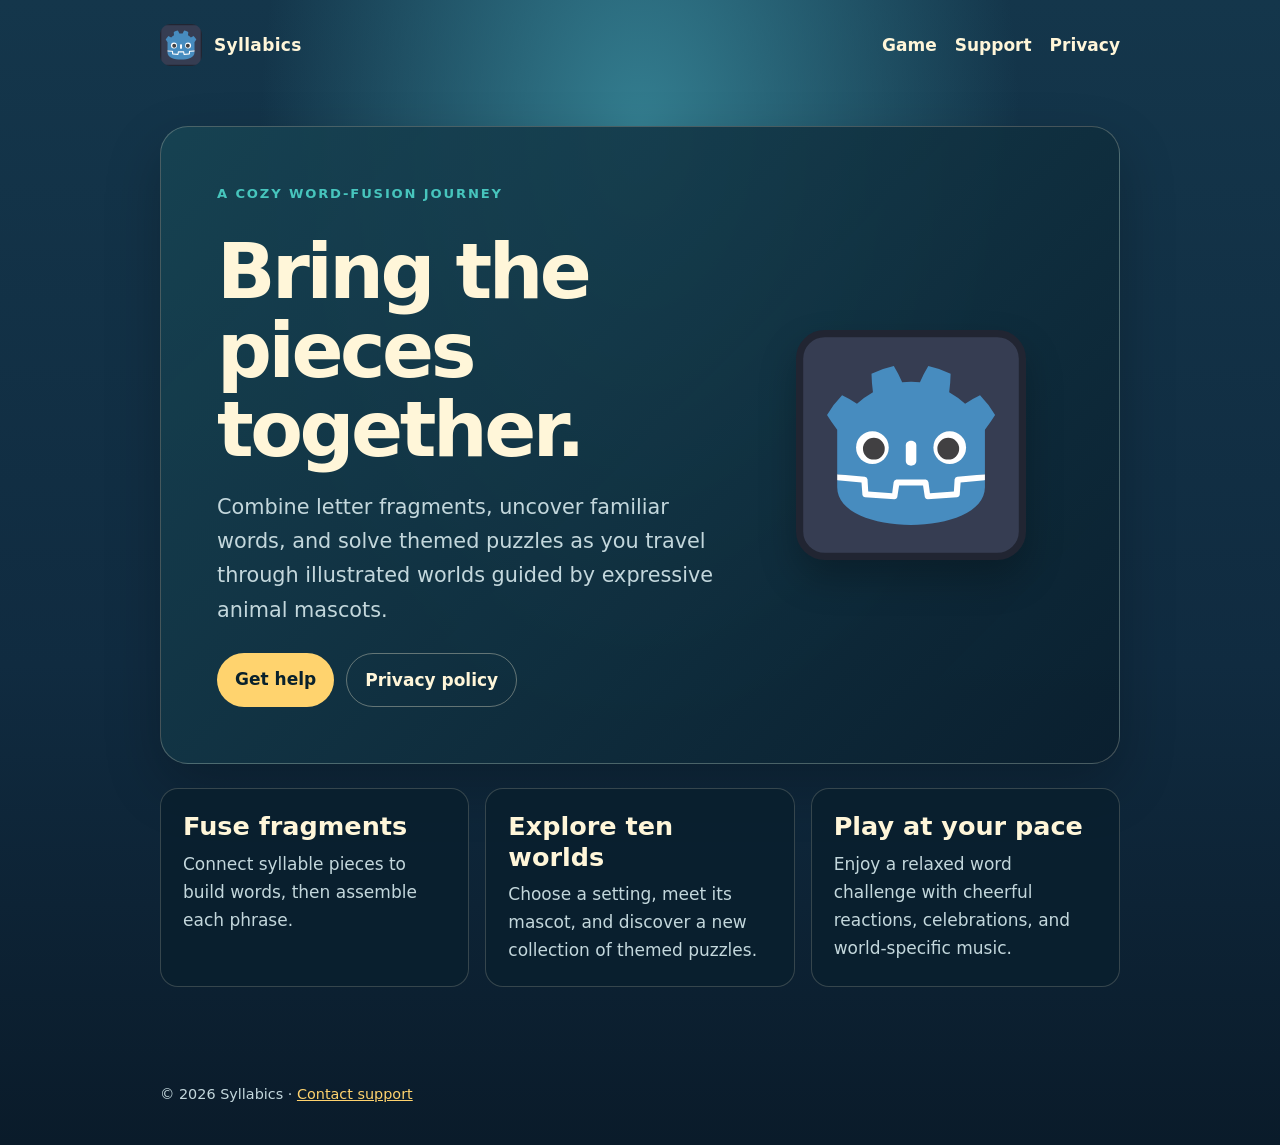
<file: index.html>
<!doctype html>
<html lang="en">
<head>
  <meta charset="utf-8">
  <meta name="viewport" content="width=device-width, initial-scale=1">
  <meta name="description" content="Syllabics is a cozy word puzzle adventure. Combine fragments, discover words, and explore illustrated worlds with friendly animal guides.">
  <title>Syllabics — A word journey</title>
  <link rel="stylesheet" href="style.css">
</head>
<body>
  <header class="wrap nav">
    <a class="brand" href="./"><img src="assets/icon.svg" alt=""><span>Syllabics</span></a>
    <nav aria-label="Main navigation"><a href="./">Game</a><a href="support.html">Support</a><a href="privacy-policy.htm">Privacy</a></nav>
  </header>
  <main class="wrap">
    <section class="hero">
      <div>
        <div class="eyebrow">A cozy word-fusion journey</div>
        <h1>Bring the pieces together.</h1>
        <p class="lead">Combine letter fragments, uncover familiar words, and solve themed puzzles as you travel through illustrated worlds guided by expressive animal mascots.</p>
        <div class="actions"><a class="button" href="support.html">Get help</a><a class="button secondary" href="privacy-policy.htm">Privacy policy</a></div>
      </div>
      <div class="hero-art"><img src="assets/icon.svg" alt="Syllabics game icon"></div>
    </section>
    <section class="cards" aria-label="Game features">
      <article class="card"><h2>Fuse fragments</h2><p>Connect syllable pieces to build words, then assemble each phrase.</p></article>
      <article class="card"><h2>Explore ten worlds</h2><p>Choose a setting, meet its mascot, and discover a new collection of themed puzzles.</p></article>
      <article class="card"><h2>Play at your pace</h2><p>Enjoy a relaxed word challenge with cheerful reactions, celebrations, and world-specific music.</p></article>
    </section>
  </main>
  <footer class="wrap">© 2026 Syllabics · <a href="support.html">Contact support</a></footer>
</body>
</html>
</file>
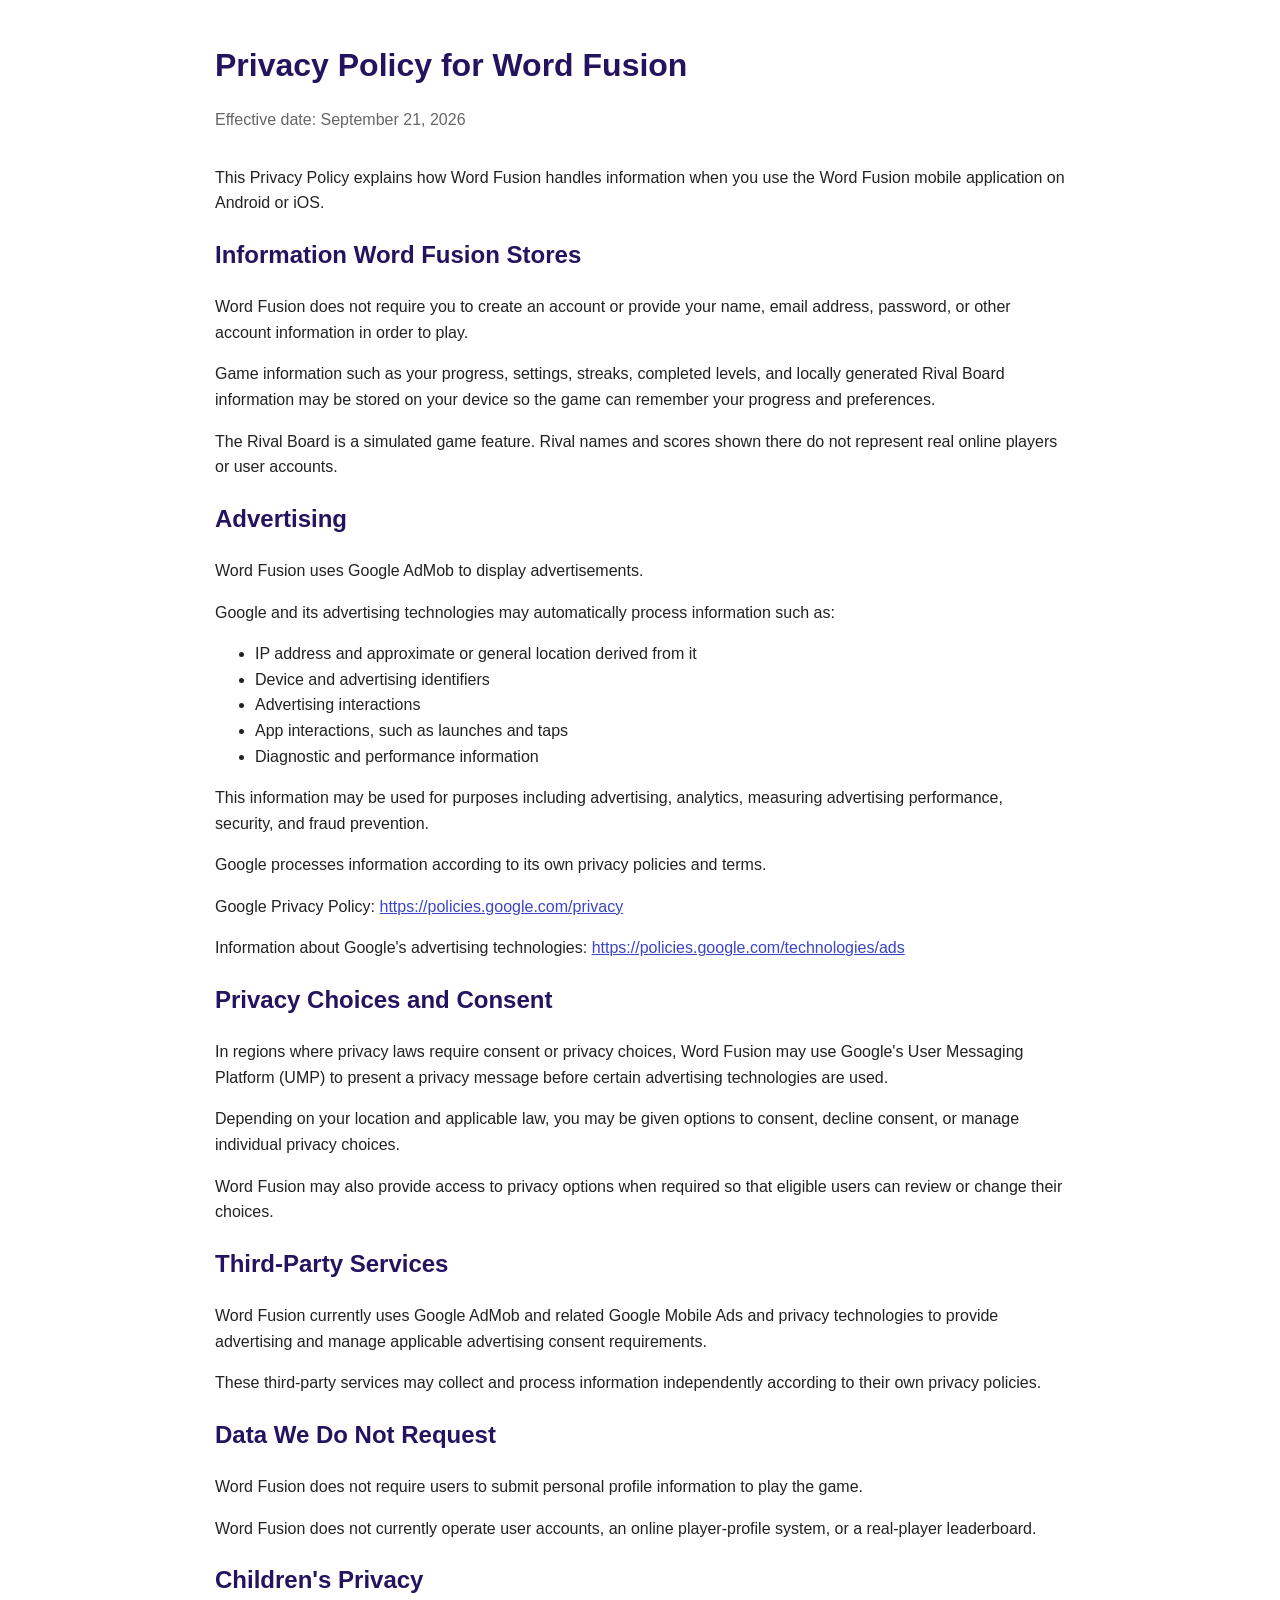
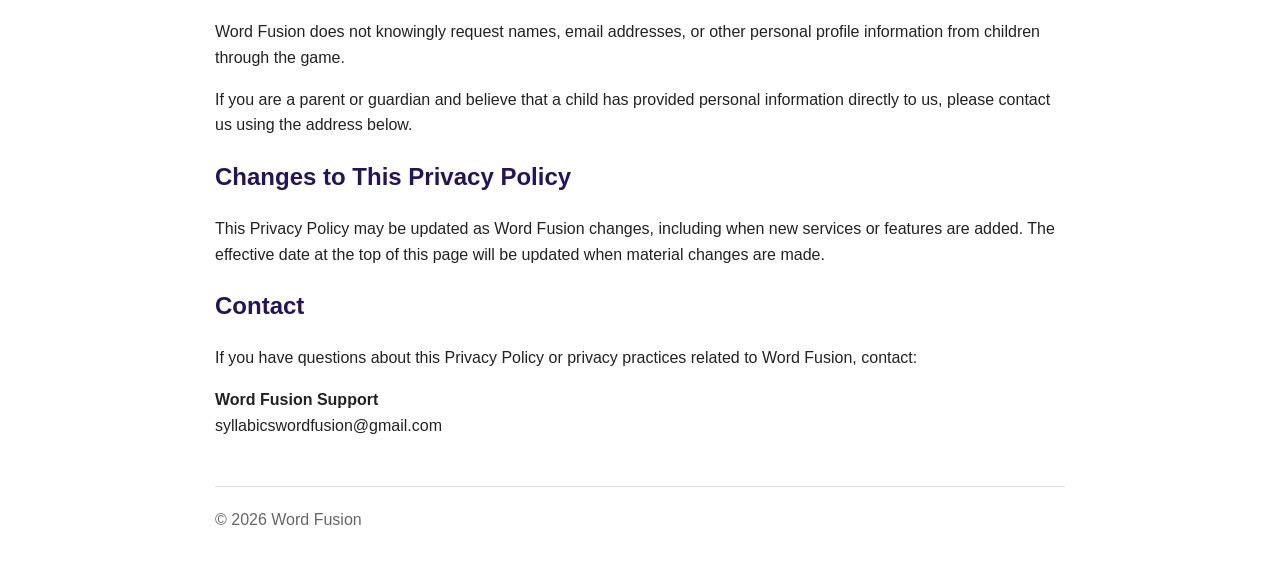
<file: privacy-policy.htm>
<!DOCTYPE html>
<html lang="en">
<head>
    <meta charset="UTF-8">
    <meta name="viewport" content="width=device-width, initial-scale=1.0">
    <title>Word Fusion Privacy Policy</title>

    <style>
        body {
            font-family: Arial, Helvetica, sans-serif;
            line-height: 1.6;
            max-width: 850px;
            margin: 40px auto;
            padding: 0 24px;
            color: #222;
            background: #ffffff;
        }

        h1,
        h2 {
            color: #24145f;
        }

        h1 {
            margin-bottom: 4px;
        }

        .updated {
            color: #666;
            margin-bottom: 32px;
        }

        a {
            color: #3b45c6;
        }

        footer {
            margin-top: 48px;
            padding-top: 20px;
            border-top: 1px solid #ddd;
            color: #666;
        }
    </style>
</head>

<body>

<h1>Privacy Policy for Word Fusion</h1>

<p class="updated">
    Effective date: September 21, 2026
</p>

<p>
    This Privacy Policy explains how Word Fusion handles information when
    you use the Word Fusion mobile application on Android or iOS.
</p>


<h2>Information Word Fusion Stores</h2>

<p>
    Word Fusion does not require you to create an account or provide your
    name, email address, password, or other account information in order to
    play.
</p>

<p>
    Game information such as your progress, settings, streaks, completed
    levels, and locally generated Rival Board information may be stored on
    your device so the game can remember your progress and preferences.
</p>

<p>
    The Rival Board is a simulated game feature. Rival names and scores
    shown there do not represent real online players or user accounts.
</p>


<h2>Advertising</h2>

<p>
    Word Fusion uses Google AdMob to display advertisements.
</p>

<p>
    Google and its advertising technologies may automatically process
    information such as:
</p>

<ul>
    <li>IP address and approximate or general location derived from it</li>
    <li>Device and advertising identifiers</li>
    <li>Advertising interactions</li>
    <li>App interactions, such as launches and taps</li>
    <li>Diagnostic and performance information</li>
</ul>

<p>
    This information may be used for purposes including advertising,
    analytics, measuring advertising performance, security, and fraud
    prevention.
</p>

<p>
    Google processes information according to its own privacy policies and
    terms.
</p>

<p>
    Google Privacy Policy:
    <a href="https://policies.google.com/privacy">
        https://policies.google.com/privacy
    </a>
</p>

<p>
    Information about Google's advertising technologies:
    <a href="https://policies.google.com/technologies/ads">
        https://policies.google.com/technologies/ads
    </a>
</p>


<h2>Privacy Choices and Consent</h2>

<p>
    In regions where privacy laws require consent or privacy choices,
    Word Fusion may use Google's User Messaging Platform (UMP) to present
    a privacy message before certain advertising technologies are used.
</p>

<p>
    Depending on your location and applicable law, you may be given
    options to consent, decline consent, or manage individual privacy
    choices.
</p>

<p>
    Word Fusion may also provide access to privacy options when required
    so that eligible users can review or change their choices.
</p>


<h2>Third-Party Services</h2>

<p>
    Word Fusion currently uses Google AdMob and related Google Mobile Ads
    and privacy technologies to provide advertising and manage applicable
    advertising consent requirements.
</p>

<p>
    These third-party services may collect and process information
    independently according to their own privacy policies.
</p>


<h2>Data We Do Not Request</h2>

<p>
    Word Fusion does not require users to submit personal profile
    information to play the game.
</p>

<p>
    Word Fusion does not currently operate user accounts, an online
    player-profile system, or a real-player leaderboard.
</p>


<h2>Children's Privacy</h2>

<p>
    Word Fusion does not knowingly request names, email addresses, or
    other personal profile information from children through the game.
</p>

<p>
    If you are a parent or guardian and believe that a child has provided
    personal information directly to us, please contact us using the
    address below.
</p>


<h2>Changes to This Privacy Policy</h2>

<p>
    This Privacy Policy may be updated as Word Fusion changes, including
    when new services or features are added. The effective date at the top
    of this page will be updated when material changes are made.
</p>


<h2>Contact</h2>

<p>
    If you have questions about this Privacy Policy or privacy practices
    related to Word Fusion, contact:
</p>

<p>
    <strong>Word Fusion Support</strong><br>
    syllabicswordfusion@gmail.com
</p>


<footer>
    © 2026 Word Fusion
</footer>

</body>
</html>
</file>
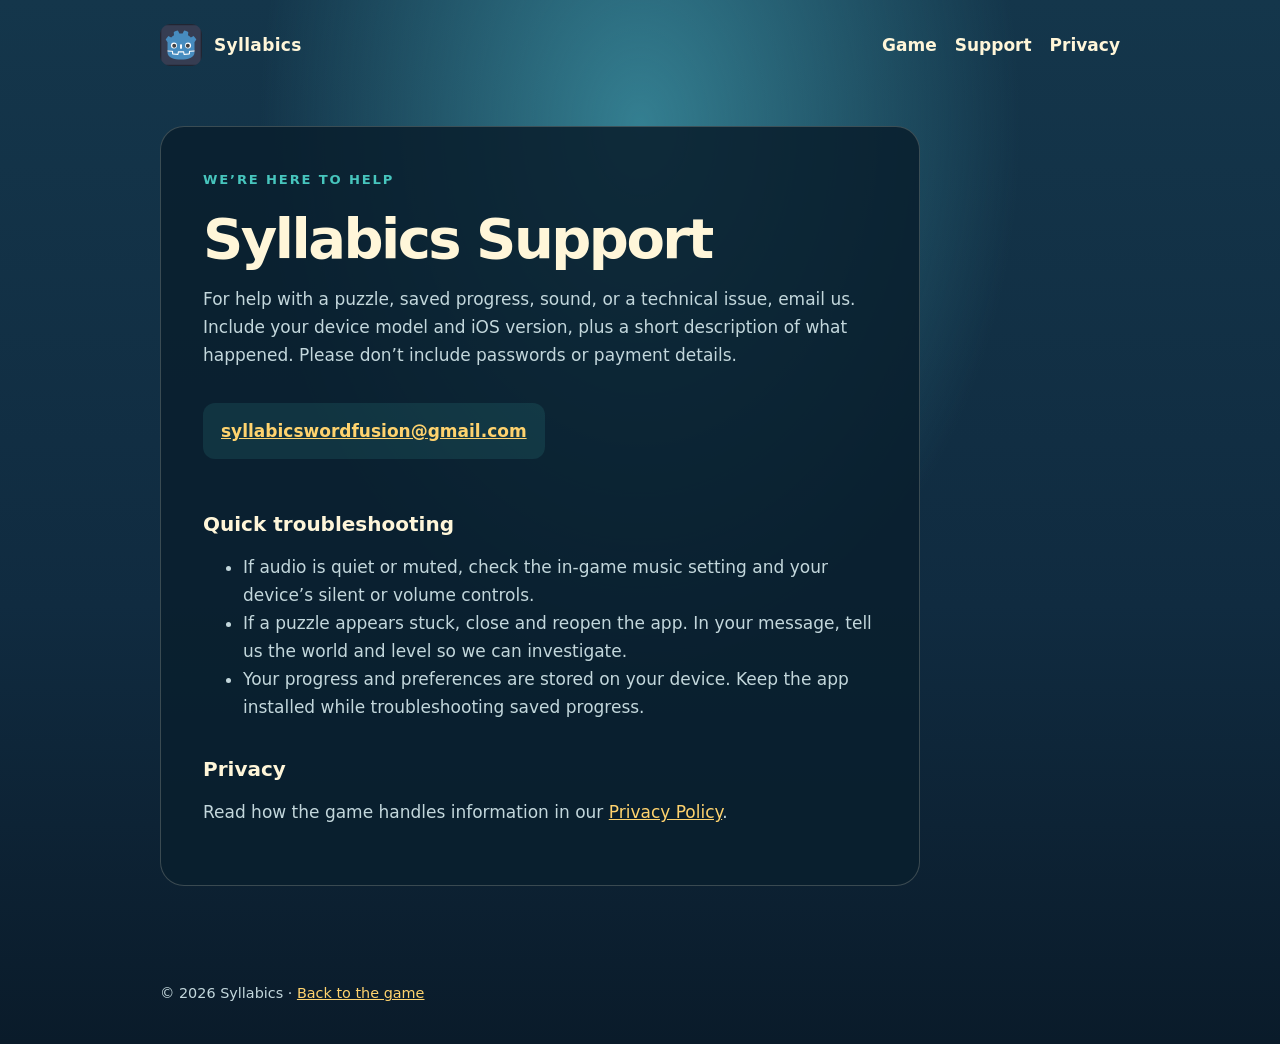
<file: support.html>
<!doctype html>
<html lang="en">
<head>
  <meta charset="utf-8">
  <meta name="viewport" content="width=device-width, initial-scale=1">
  <meta name="description" content="Get help with Syllabics, the word-fusion puzzle game.">
  <title>Support — Syllabics</title>
  <link rel="stylesheet" href="style.css">
</head>
<body>
  <header class="wrap nav">
    <a class="brand" href="./"><img src="assets/icon.svg" alt=""><span>Syllabics</span></a>
    <nav aria-label="Main navigation"><a href="./">Game</a><a href="support.html">Support</a><a href="privacy-policy.htm">Privacy</a></nav>
  </header>
  <main class="wrap">
    <section class="content">
      <div class="eyebrow">We’re here to help</div>
      <h1>Syllabics Support</h1>
      <p>For help with a puzzle, saved progress, sound, or a technical issue, email us. Include your device model and iOS version, plus a short description of what happened. Please don’t include passwords or payment details.</p>
      <p class="contact"><a href="mailto:syllabicswordfusion@gmail.com?subject=Syllabics%20Support">syllabicswordfusion@gmail.com</a></p>
      <h2>Quick troubleshooting</h2>
      <ul>
        <li>If audio is quiet or muted, check the in-game music setting and your device’s silent or volume controls.</li>
        <li>If a puzzle appears stuck, close and reopen the app. In your message, tell us the world and level so we can investigate.</li>
        <li>Your progress and preferences are stored on your device. Keep the app installed while troubleshooting saved progress.</li>
      </ul>
      <h2>Privacy</h2>
      <p>Read how the game handles information in our <a href="privacy-policy.htm">Privacy Policy</a>.</p>
    </section>
  </main>
  <footer class="wrap">© 2026 Syllabics · <a href="./">Back to the game</a></footer>
</body>
</html>
</file>
<file: style.css>
:root {
  color-scheme: dark;
  --night: #102b40;
  --deep: #0a1b2a;
  --card: rgba(10, 31, 46, .88);
  --cream: #fff6d9;
  --muted: #c3d7dc;
  --teal: #47c5bd;
  --gold: #ffd36e;
}
* { box-sizing: border-box; }
html { min-height: 100%; background: var(--night); }
body {
  margin: 0; min-height: 100vh; color: var(--cream);
  font: 17px/1.65 system-ui, -apple-system, "Segoe UI", sans-serif;
  background: radial-gradient(ellipse at 50% 12%, #347f91 0, transparent 42%), linear-gradient(180deg, #14364b, #102b40 58%, #0a1b2a);
}
a { color: var(--gold); }
a:hover { color: #fff0bd; }
.wrap { width: min(100% - 36px, 960px); margin: 0 auto; }
header { padding: 24px 0; }
.nav { display: flex; align-items: center; justify-content: space-between; gap: 18px; }
.brand { display: inline-flex; align-items: center; gap: 12px; color: var(--cream); text-decoration: none; font-weight: 800; letter-spacing: .02em; }
.brand img { width: 42px; height: 42px; border-radius: 11px; }
nav { display: flex; flex-wrap: wrap; gap: 18px; }
nav a { color: var(--cream); text-decoration: none; font-weight: 650; }
nav a:hover { color: var(--gold); }
main { padding: 36px 0 72px; }
.hero { display: grid; grid-template-columns: 1.25fr .75fr; gap: 34px; align-items: center; padding: clamp(24px, 6vw, 56px); border: 1px solid rgba(255,246,217,.24); border-radius: 28px; background: linear-gradient(135deg, rgba(23,67,83,.92), rgba(10,31,46,.91)); box-shadow: 0 22px 55px rgba(0,0,0,.22); }
.eyebrow { color: var(--teal); font-weight: 800; font-size: .82rem; letter-spacing: .14em; text-transform: uppercase; }
h1 { margin: .35em 0 .2em; font-size: clamp(2.4rem, 7vw, 4.8rem); line-height: 1.03; letter-spacing: -.045em; }
h2 { margin-top: 1.8em; line-height: 1.2; }
.lead { max-width: 640px; color: var(--muted); font-size: clamp(1.08rem, 2.5vw, 1.3rem); }
.hero-art { display: grid; place-items: center; min-height: 210px; }
.hero-art img { width: min(100%, 230px); height: auto; filter: drop-shadow(0 18px 18px rgba(0,0,0,.24)); }
.actions { display: flex; flex-wrap: wrap; gap: 12px; margin-top: 26px; }
.button { display: inline-block; padding: 12px 18px; border-radius: 999px; color: #09212c; background: var(--gold); text-decoration: none; font-weight: 800; }
.button.secondary { color: var(--cream); border: 1px solid rgba(255,246,217,.35); background: transparent; }
.cards { display: grid; grid-template-columns: repeat(3, 1fr); gap: 16px; margin-top: 24px; }
.card { padding: 22px; border: 1px solid rgba(255,246,217,.18); border-radius: 18px; background: var(--card); }
.card h2, .card h3 { margin: 0 0 8px; }
.card p { margin: 0; color: var(--muted); }
.content { max-width: 760px; padding: clamp(22px, 5vw, 42px); border: 1px solid rgba(255,246,217,.2); border-radius: 24px; background: var(--card); }
.content h1 { font-size: clamp(2rem, 6vw, 3.5rem); }
.content h2 { font-size: 1.25rem; }
.content p, .content li { color: var(--muted); }
.contact { display: inline-block; padding: 14px 18px; border-radius: 12px; background: rgba(71,197,189,.12); font-weight: 750; }
footer { padding: 24px 0 38px; color: var(--muted); font-size: .9rem; }
@media (max-width: 680px) {
  .hero { grid-template-columns: 1fr; }
  .hero-art { grid-row: 1; min-height: 140px; }
  .hero-art img { width: 140px; }
  .cards { grid-template-columns: 1fr; }
  .nav { align-items: flex-start; flex-direction: column; }
}
</file>
